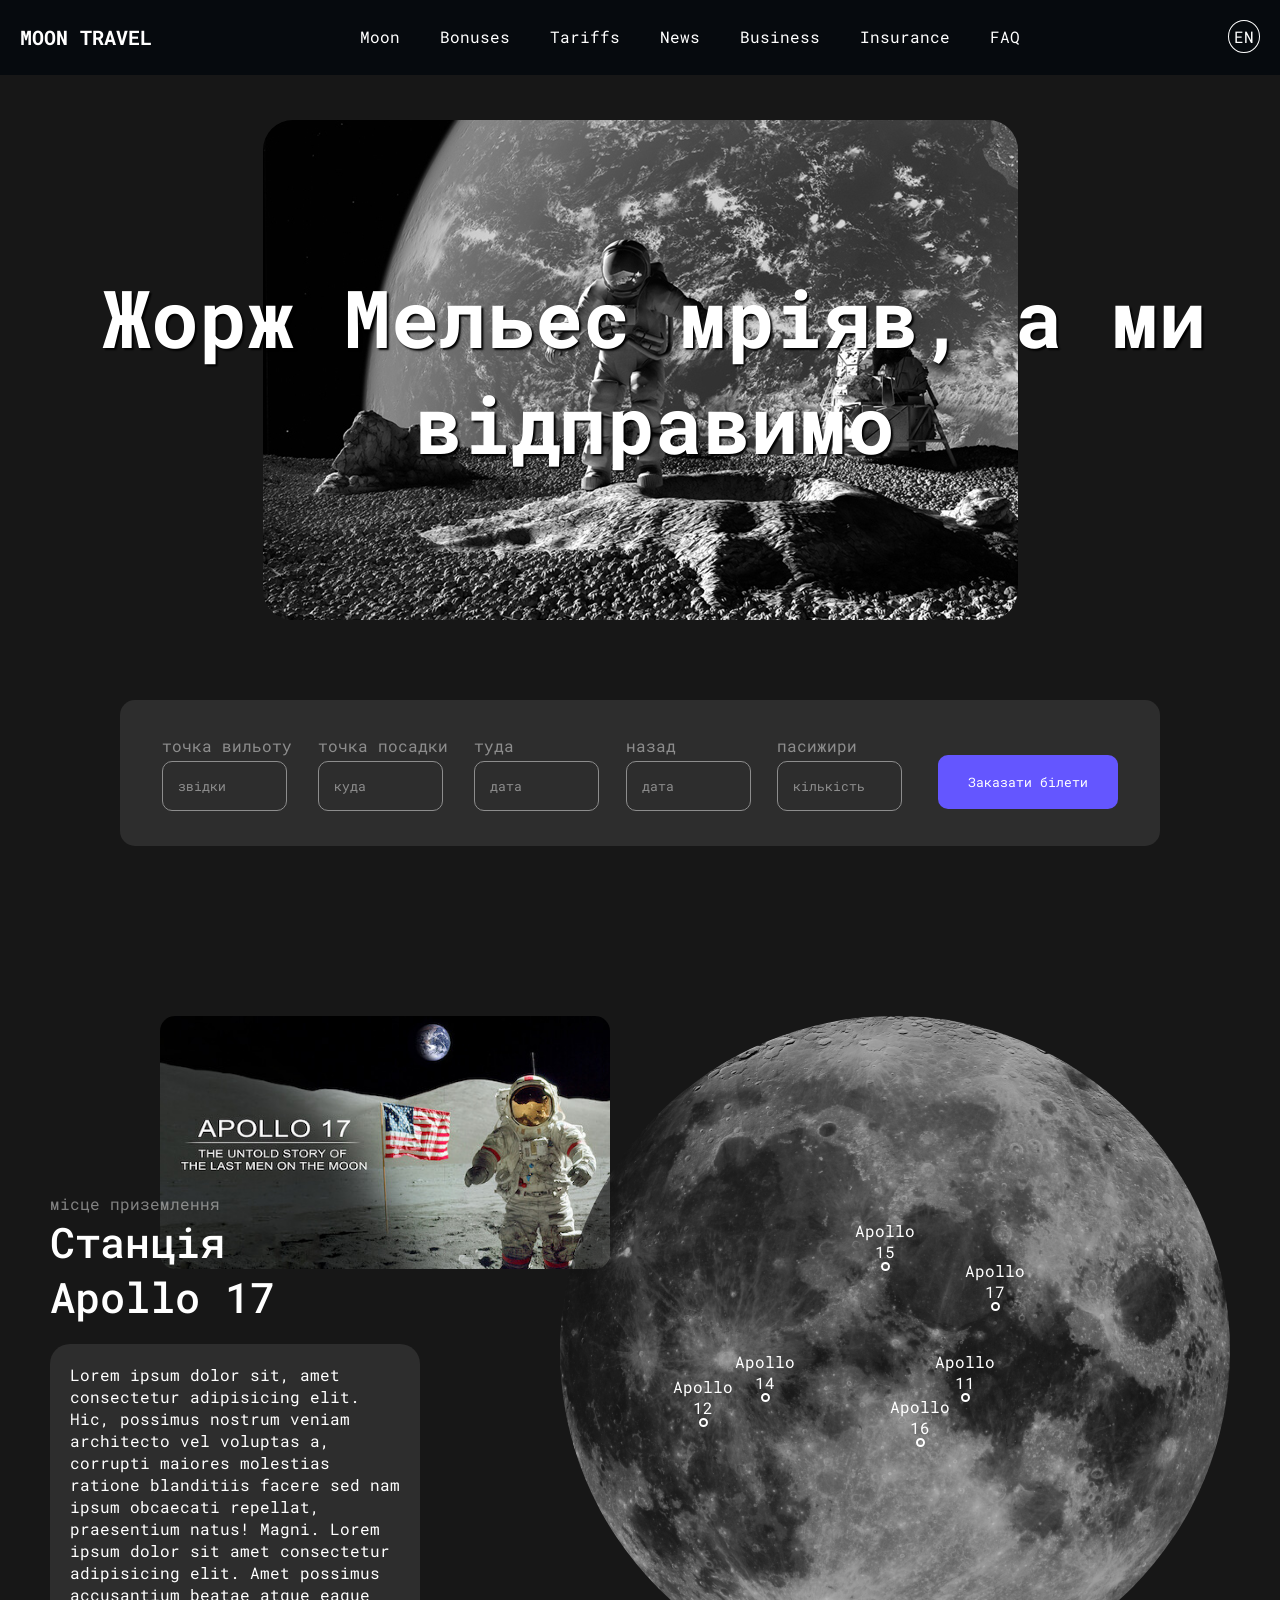
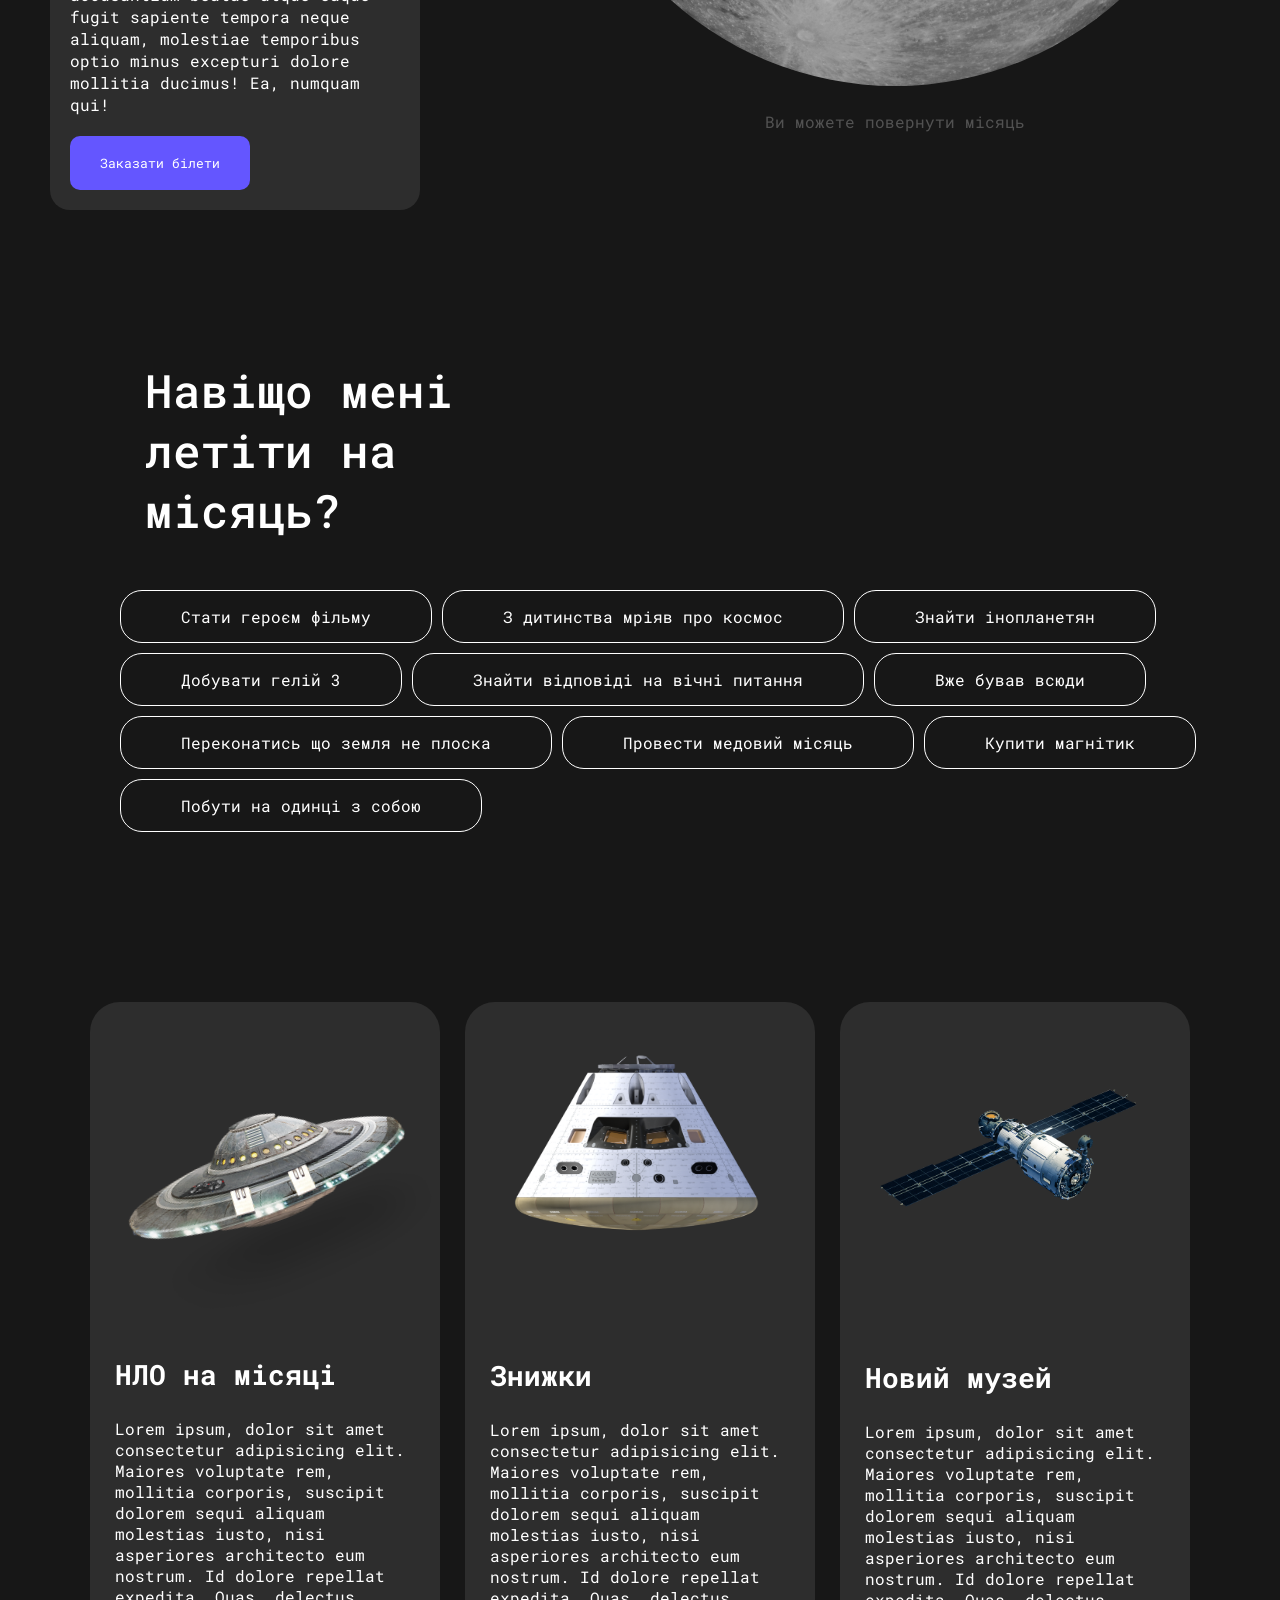
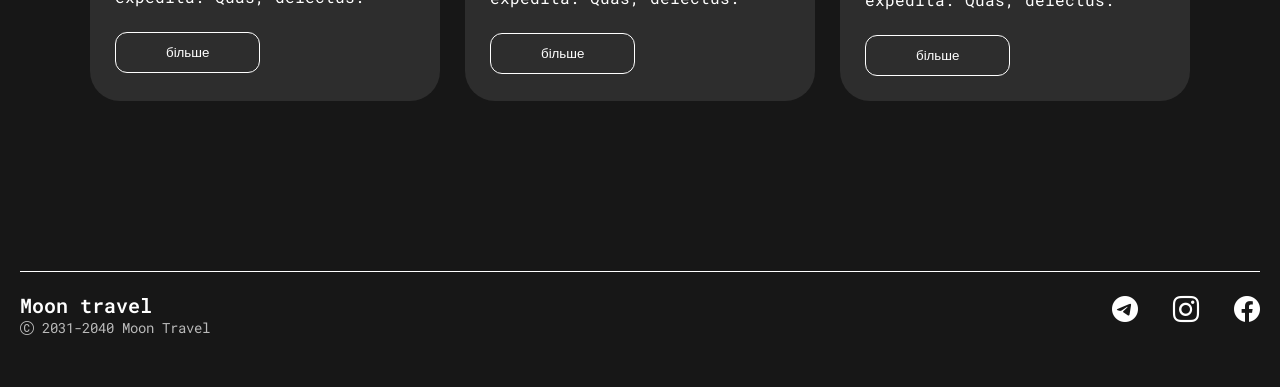
<file: index.html>
<!DOCTYPE html>
<html>

<head>
  <meta charset="UTF-8">
  <meta http-equiv="X-UA-Compatible" content="IE=edge">
  <meta name="viewport" content="width=device-width, initial-scale=1.0">
  <title>First WEB project</title>
  <link rel="stylesheet" href="./style.css">
</head>

<body class="wrapper">
  <header class="header">
    <nav class="navbar">
      <div class="container">
        <div class="navbar__wrap">
          <div class="hamb">
            <div class="hamb__field" id="hamb">
              <span class="bar"></span> 
              <span class="bar"></span>
              <span class="bar"></span>
            </div>
          </div>
          <a href="#" class="logo" id="Moon">Moon Travel</a>
          <ul class="menu" id="menu">
            <li><a href="#Moon">Moon</a></li>
            <li><a href="#">Bonuses</a></li>
            <li><a href="#">Tariffs</a></li>
            <li><a href="#News">News</a></li>
            <li><a href="#">Business</a></li>
            <li><a href="#">Insurance</a></li>
            <li><a href="#FAQ">FAQ</a></li>
          </ul>
          <div class="lang">
            <a href="#">EN</a>
          </div>
        </div>
      </div>
    </nav>
    <div class="popup" id="popup"></div>

  </header>

  <main>

    <section class="section section-title">
      <div class="title-img-wrapper">
        <img src="./assets/head-sect.jpg" alt="Люди в космосі">
        <h2>Жорж Мельес мріяв, а ми відправимо</h2> 
      </div>
    </section>

    <section class="section section-form">
      <form>
        <div class="form-wrapper">
          <div class="element-wrapper">
            <label for="point-of-departure" class="label-text">точка вильоту</label>
            <input type="text" id="point-of-departure" placeholder="звідки" class="input">
          </div>
          <div class="element-wrapper">
            <label for="point-of-departure" class="label-text">точка посадки</label>
            <input type="text" id="point-of-departure" placeholder="куда" class="input" >
          </div>
          <div class="element-wrapper">
            <label for="point-of-departure" class="label-text">туда</label>
            <input type="text" id="point-of-departure" placeholder="дата" class="input">
          </div>
          <div class="element-wrapper">
            <label for="point-of-departure" class="label-text">назад</label>
            <input type="text" id="point-of-departure" placeholder="дата" class="input">
          </div>
          <div class="element-wrapper">
            <label for="point-of-departure" class="label-text">пасижири</label>
            <input type="text" id="point-of-departure" placeholder="кількість" class="input">
          </div>
          <div class="element-wrapper">
            <button class="button button-zakaz">Заказати білети</button>
          </div>
          
        </div>
        

      </form>
    </section>

    <section class="section section-information" id="Moon">

      <div class="apollo-left-container">
        <img class="space-img" src="./assets/apolo.jpg" alt="Фото з марсу">
        <div class="apollo-wrapper">
          <div class="apollo-landingPlace">місце приземлення</div>
          <h3 class="apollo-header">Станція Apollo 17</h3>
          <div class="apollo-wrapper-description">
            <p class="apollo-description">Lorem ipsum dolor sit, amet consectetur adipisicing elit. Hic, possimus nostrum veniam architecto vel voluptas a, corrupti maiores molestias ratione blanditiis facere sed nam ipsum obcaecati repellat, praesentium natus! Magni. Lorem ipsum dolor sit amet consectetur adipisicing elit. Amet possimus accusantium beatae atque eaque fugit sapiente tempora neque aliquam, molestiae temporibus optio minus excepturi dolore mollitia ducimus! Ea, numquam qui!</p>
            <button class="apollo-button button">Заказати білети</button>
          </div>
        </div>
      </div>

      <div class="apollo-right-container">
        <div class="space-img-wrapper">
          <div class="moon-wrapper">
            <img class="moon-img" src="./assets/Full_moon.png" alt="Місяць">
            <div class="test-wrapper">
              <div class="apollo-point-wrapper apollo-point-wrapper-11">
                <div class="apollo-point">Apollo 11</div>
                <div class="point"></div>
              </div>
              <div class="apollo-point-wrapper apollo-point-wrapper-12">
                <div class="apollo-point">Apollo 12</div>
                <div class="point"></div>
              </div>
      
              <div class="apollo-point-wrapper apollo-point-wrapper-14">
                <div class="apollo-point">Apollo 14</div>
                <div class="point"></div>
              </div>
              <div class="apollo-point-wrapper apollo-point-wrapper-15">
                <div class="apollo-point">Apollo 15</div>
                <div class="point"></div>
              </div>
              <div class="apollo-point-wrapper apollo-point-wrapper-16">
                <div class="apollo-point">Apollo 16</div>
                <div class="point"></div>
              </div>
              <div class="apollo-point-wrapper apollo-point-wrapper-17">
                <div class="apollo-point">Apollo 17</div>
                <div class="point"></div>
              </div>
            </div>
            
          </div>
        </div>

              
        <div class="moon-description">
          Ви можете повернути місяць
        </div>
      </div>

    </section>

    <section class="section section-question">
      <h3 class="question-header"> Навіщо мені летіти на місяць?</h3>

      <div class="anwers-wrapper">
        <div class="answer">Стати героєм фільму</div>
        <div class="answer">З дитинства мріяв про космос</div>
        <div class="answer">Знайти інопланетян</div>
        <div class="answer">Добувати гелій 3</div>
        <div class="answer">Знайти відповіді на вічні питання</div>
        <div class="answer">Вже бував всюди</div>
        <div class="answer">Переконатись що земля не плоска</div>
        <div class="answer">Провести медовий місяць</div>
        <div class="answer">Купити магнітик</div>
        <div class="answer">Побути на одинці з собою</div>
      </div>
    </section>

    <section class="section section-card" id="News">
      <div class="card-wrapper">
        <img class="card-img card-img-NLO card-item" src="./assets/NLO.png" alt="НЛО на місяці">
        <h4 class="card-title card-item">НЛО на місяці</h4>
        <p class="card-description card-item">Lorem ipsum, dolor sit amet consectetur adipisicing elit. Maiores voluptate rem, mollitia corporis, suscipit dolorem sequi aliquam molestias iusto, nisi asperiores architecto eum nostrum. Id dolore repellat expedita. Quas, delectus.</p>
        <button class="card-button card-item">більше</button>
      </div>
      <div class="card-wrapper">
        <img class="card-img card-img-spaceX card-item" src="./assets/spaceX.png" alt="Знижки">
        <h4 class="card-title card-item title-discounts">Знижки</h4>
        <p class="card-description card-item">Lorem ipsum, dolor sit amet consectetur adipisicing elit. Maiores voluptate rem, mollitia corporis, suscipit dolorem sequi aliquam molestias iusto, nisi asperiores architecto eum nostrum. Id dolore repellat expedita. Quas, delectus.</p>
        <button class="card-button card-item">більше</button>
      </div>
      <div class="card-wrapper">
        <img class="card-img card-item card-img-satellite" src="./assets/satellite.png" alt="Новий музей">
        <h4 class="card-title card-item title-museum">Новий музей</h4>
        <p class="card-description card-item">Lorem ipsum, dolor sit amet consectetur adipisicing elit. Maiores voluptate rem, mollitia corporis, suscipit dolorem sequi aliquam molestias iusto, nisi asperiores architecto eum nostrum. Id dolore repellat expedita. Quas, delectus.</p>
        <button class="card-button card-item">більше</button>
      </div>
    </section>

  </main>
  
  <footer class="footer">
    <div class="name-travel-wrapper">
      <div class="name">Moon travel</div>
      <div class="travel-duration">
        <i class="bi bi-c-circle"></i>
        <span>2031-2040 Moon Travel</span>
      </div>
    </div>

    <div class="footer-wrapper-social" id="FAQ">
      <div class="social-item">
        <i class="bi bi-telegram"></i>
      </div>
      <div class="social-item">
        <i class="bi bi-instagram"></i>
      </div>
      <div class="social-item">
        <i class="bi bi-facebook"></i>
      </div>
    </div>

  </footer>

<script src="./index.js"></script>
</body>

</html>
</file>
<file: style.css>
@import url(https://fonts.googleapis.com/css?family=Roboto+Mono:100,200,300,regular,500,600,700,100italic,200italic,300italic,italic,500italic,600italic,700italic);
@import url("https://cdn.jsdelivr.net/npm/bootstrap-icons@1.9.1/font/bootstrap-icons.css");






*{
  padding: 0;
  margin: 0;
  box-sizing: border-box;
}

html,
body {
  font-family: Roboto Mono, sans-serif;
  background-color: #171717;
  margin: 20px 20px 20px 20px;

}





.wrapper{
  max-width: 1440px;
  margin: 0 auto;
}

.header {
  
  color: white;
  display: flex;
  justify-content: space-between;
  align-items: center;
  margin-bottom: 100px;
  z-index: 2;
}



.header .lang a {
  color: #ffffff;
  border: 1px solid white;
  border-radius: 50%;
  text-align: center;
  text-decoration: none;
  padding: 5px;
}

.header .lang{
  display: flex;
  align-items: center;
  gap: 15px;
}
/*  */


.navbar {
  position: fixed;
  left: 0;
  top: 0;
  width: 100%;
  height: 75px;
  background: rgb(6, 10, 14);
  z-index: 2;
  padding: 20px;
}

.navbar__wrap {
  display: flex;
  justify-content: space-between;
  height: 100%;
  
}

.hamb {
  display: none;
}

.popup {
  display: none;
}

.logo {
  text-decoration: none;
  color: #fff;
  font-size: 20px;
  font-weight: bold;
  text-transform: uppercase;
  display: flex;
  align-items: center;
}

.menu > li > a {
  text-decoration: none;
}

.navbar__wrap .menu {
  display: flex;
}

.navbar__wrap .menu > li {
  display: flex;
  align-items: stretch;
}

.navbar__wrap .menu > li > a {
  display: flex;
  align-items: center;
  padding: 0 20px;
  color: rgba(255, 255, 255);
}



.header-name a{
  text-decoration: none;
  color: #ffffff;
}

/* ////////////////////// */
.section{
  margin-bottom: 170px;
}

.section-title{
  display: flex;
  justify-content: center;
  -webkit-filter: grayscale(100%); 
  filter: grayscale(100%);
  margin-bottom: 80px;
}

.title-img-wrapper{
  display: flex;
  align-items: center;
}

.title-img-wrapper img{
  border-radius: 30px;
  text-align: center;
  
}

.title-img-wrapper h2{
  text-align: center;
  font-size: 80px;
  text-shadow: 2px 2px 2px #000000;
  color: #ffffff;
  position: absolute;
  left: 30px;

}



/*  */
.form-wrapper{
  display: flex;
  background: #2d2d2d;
  padding: 35px;
  gap: 12px;
  margin: 50px 100px;
  border-radius: 15px;
  justify-content: space-around;
  flex-wrap: wrap;
  min-width: 200px;
}

.all-elements-wrapper{
  padding: 50px;
}

.input{
  color: #ffffff;
  outline: none;
  width: 125px;
}


.element-wrapper{
  display: flex;
  flex-direction: column;
}

.button{
  margin-left: 10px;
  display: flex;
  background: #6456ff;
  color: #ffffff;
  padding: 18px 30px;
  margin-top: 20px;
  border-radius: 10px;
  border: none;
  cursor: pointer;
  text-align: center;
  font-family: Roboto Mono, sans-serif;
}

.apollo-button {
  margin-left: 0;
}

#point-of-departure{
  background: #2d2d2d;
  border: 1px solid rgb(141, 141, 141);
  padding: 15px;
  font-family: Roboto Mono, sans-serif;
  border-radius: 10px;
}

#point-of-departure::placeholder{
  color: rgb(141, 141, 141);  
  font-family: Roboto Mono, sans-serif;

}

.label-text{
  color: rgb(141, 141, 141);
  margin-bottom: 5px;
}


/* /////////////////// */



.section-information{
  display: flex;
  justify-content: space-around;
  margin-bottom: 50px;
}



.space-img{
  border-radius: 15px;
  width: 450px;
  position: relative;
  left: 110px;
}

.apollo-wrapper{
  position: relative;
  bottom: 80px;
}

.apollo-landingPlace{
  color: #d8d8d8;
  opacity: 0.55;
  font-size: 16px;
}


.apollo-header{
  font-size: 42px;
  width: 240px;
  color: #ffffff;
  margin-bottom: 20px;
  font-weight: 500;
}


.apollo-wrapper-description{
  width: 370px;
  background: #2d2d2d;
  padding: 20px;
  border-radius: 20px;
  color: #ffffff;
}

.apollo-description{
  line-height: 22px;
}


.space-img-wrapper{
  overflow: hidden;
  position: relative;
  text-align: center;
  width: 670px;
  height: 670px;
  border-radius: 50%;
  box-shadow: 0 15px 15px  -15px rgb(255, 255, 255) ,
}

.moon-img{
  width: 700px;
  position: relative;
  border-radius: 50%;
  right: 15px;
  bottom: 20px;
  opacity: 0.7;
  -webkit-filter: grayscale(100%); 
  filter: grayscale(100%);
}

.apollo-right-container{
  display: flex;
  flex-direction: column;
  position: relative;
  text-align: center;
  align-items: center;
}


/* apollo points */
.apollo-point-wrapper{
  position: relative;
  display: flex;
  flex-direction: column;
  align-items: center;
  cursor: pointer;
}

.test-wrapper{
  width: 40px;
  height: 40px;
  position: absolute;
  top: 50%;
  left:50%;
  transform:translate(-50%, -50%);
}

.apollo-point-wrapper-11{
  position: absolute;
  top: 20px;
  left: 60px;
}
.apollo-point-wrapper-12{
  position: absolute;
  top: 45px;
  right: 182px;
}

.apollo-point-wrapper-14{
  position: absolute;
  top: 20px;
  right: 120px;
}
.apollo-point-wrapper-15{
  position: absolute;
  bottom: 100px;
  right: 0;

}
.apollo-point-wrapper-16{
  position: absolute;
  top: 65px;
  left: 15px;
  
}
.apollo-point-wrapper-17{
  position: absolute;
  bottom: 60px;
  left: 90px;
  
}

.apollo-point{
  color: #ffffff;  
}

.point{
  width: 9px;
  height: 9px;
  border-radius: 50%;
  border: 2px solid white;
  position: static;

}

.apollo-point-wrapper:hover .point{
  background: #6456ff;
  width: 12px;
  height: 13px;
  border: 3px solid white;
  transition: all 0.3s;
}

.apollo-point-wrapper:hover .apollo-point{
  font-size: 18px;
  transition: all 0.3s;
}


.moon-description{
  margin-top: 25px;
  color: #ffffff;
  opacity: 0.25;
}

/* /////////////// */



/* section-question */

.section-question{
  color: #ffffff;
  font-weight: 400;
  display: flex;
  flex-direction: column;
  gap: 50px;
  align-items: center;
  margin-top: 70px;
}

.question-header{
  font-size: 46px;
  font-weight: 500;
  width: 600px;
  padding-left: 125px;
  margin-right: auto;
  font-weight: 500;

}


.anwers-wrapper{
  display: flex;
  flex-wrap: wrap;
  gap: 10px;
  margin-left: 100px;

}

.answer{
  color: #ffffff;
  padding: 15px 60px;
  border: 1px solid white;
  border-radius: 22px;
  cursor: pointer;
}

.answer:hover{
  background: #6456ff;
  transition: all 0.4s;
}
/* //////////////////// */


/* section-card */
.section-card{
  display: flex;
  flex-wrap: wrap;
  gap: 25px;
  justify-content: center;
  color: #ffffff;
}

.card-wrapper{
  padding: 25px;
  border-radius: 30px;
  background: #2d2d2d;
  cursor: pointer;
}

.card-item:not(:last-child){
  margin-bottom: 25px;
}

.card-title{
  font-size: 28px;
}

.card-description{
  width: 300px;
}

.card-img{
  width: 300px;
  text-align: center;
}

.card-img-NLO{
  transform: rotate(340deg);
}

.card-img-satellite{
  padding-top: 25px;
}

.title-discounts{
  margin-top: 65px;
}

.title-museum{
  margin-top: 80px;
}

.card-button{
  color: #ffffff;
  background-color: #2d2d2d;
  padding: 12px 50px;
  border-radius: 12px;
  border: 1px solid #ffffff;
}

.card-wrapper:hover{
  background: #6456ff;
  position: relative;
  bottom: 8px;
}

.card-wrapper:hover .card-button{
  background: #ffffff;
  color: #6456ff;
  position: relative;
  bottom: 8px;
}

/* /////////////// */

/* footer */

.footer{
  color: #ffffff;
  margin-top: 100px;
  padding-top: 20px;
  padding-bottom: 30px;
  border-top: 1px solid white;
  display: flex;
  justify-content: space-between;
}

.footer-wrapper-social{
  display: flex;
  gap: 35px;
}

.social-item{
  cursor: pointer;
  font-size: 26px
}

.name{
  font-weight: 600;
  font-size: 20px;
}

.travel-duration{
  opacity: 0.7;
  font-size: 14px;
}


@media screen and (max-width: 1260px) {
  /* section-information  */

    .section-information{
      display: block;
    }

    /*  left container  */
    .apollo-left-container{
      display: flex;
      flex-direction: column;
      align-items: center;
    }

    .space-img{
      position: relative;
      left: auto;
      width: 600px;
    }

    /* /////////////// */

  /*  */

}



@media screen and (max-width: 992px) {

  .navbar__wrap .menu {
    display: none;
  }

  .hamb {
    display: flex;
    align-items: center;
  }

  .hamb__field {
    padding: 10px 20px;
    cursor: pointer;
  }

  .bar {
    display: block;
    width: 30px;
    height: 3px;
    margin: 6px auto;
    background-color: #fff;
    transition: 0.2s;
  }

  .popup {
    position: fixed;
    top: 75px;
    left: -100%;
    width: 100%;
    height: 100%;
    background-color: rgb(10, 9, 9);
    z-index: 100;
    display: flex;
    transition: 0.3s;
    opacity: 1;
  }

  .popup.open {
    left: 0;

  }

  .popup .menu {
    width: 100%;
    height: 100%;
    display: flex;
    flex-direction: column;
    align-items: center;
    justify-content: start;
    padding: 50px 0;
    overflow: auto;
  }

  .popup .menu > li {
    width: 100%;
  }

  .popup .menu > li > a {
    width: 100%;
    display: flex;
    justify-content: center;
    padding: 20px 0;
    font-size: 20px;
    font-weight: bold;
    color: white;
  }

  .popup .menu > li > a:hover {
    background-color: rgba(122, 82, 179, 0.1);
  }

  .hamb__field.active .bar:nth-child(2) {
    opacity: 0;
  }

  .hamb__field.active .bar:nth-child(1) {
    transform: translateY(8px) rotate(45deg);
  }

  .hamb__field.active .bar:nth-child(3) {
    transform: translateY(-8px) rotate(-45deg);
  }

  body.noscroll {
    overflow: hidden;
  }




  /*  */
  .section-title .title-img-wrapper img{
    width: 600px;
    text-align: center;
  }

  .title-img-wrapper h2{
    font-size: 28px;
    position: absolute;
    left: auto;
  }
  /* //////////////////// */

  /* form */
  .form-wrapper{
    margin: 50px 50px;
  }
  /* ////////////// */

  /* section-information  */

  /*  */


}




@media screen and (max-width: 768px) {
  /*  */
  .section-title .title-img-wrapper img{
    width: 500px;
    text-align: center;
  }

  .title-img-wrapper h2{
    font-size: 24px;
    position: absolute;
    left: auto;
  }
  /* ////////////////////// */

  /* form */
  .form-wrapper{
    margin: 50px 25px;
  }
  /* ////////////// */


  /* section-information  */

    /*  left container  */

    .space-img{
      position: relative;
      left: auto;
      width: 450px;
    }

    /* /////////////// */

  /*  */
  /* section-question */
  
  .question-header{
    padding-left: 20px;
    width: 500px;
    margin-left: auto;
  }

  .anwers-wrapper{
    justify-content: center;
    margin-left: 20px;
  
  }




}

@media screen and (max-width: 650px) {
  /*  */
  .section-title .title-img-wrapper img{
    width: 400px;
    text-align: center;
  }

  .title-img-wrapper h2{
    font-size: 20px;
    position: absolute;
    left: auto;
  }

  /* ////////////////////// */
  
  /* form */
  .form-wrapper{
    margin: 50px 0;
  }
  /* ////////////// */


  /* section-information  */

      /*  left container  */

  .apollo-wrapper-description{
    width: 300px;
  }

      /* /////////////// */

  /*  */

  .space-img-wrapper{
    width: 420px;
    height: 420px;
  }

  .moon-img{
    width: 450px;
  }

  .apollo-point-wrapper-12{
    position: absolute;
    top: 45px;
    right: 160px;
  }

  .apollo-point-wrapper-11{
    position: absolute;
    top: 22px;
    left: 55px;
  }



  .apollo-point-wrapper-17{
    position: absolute;
    bottom: 50px;
    left: 70px;
  }

  

}


@media screen and (max-width: 390px) {

}
</file>
